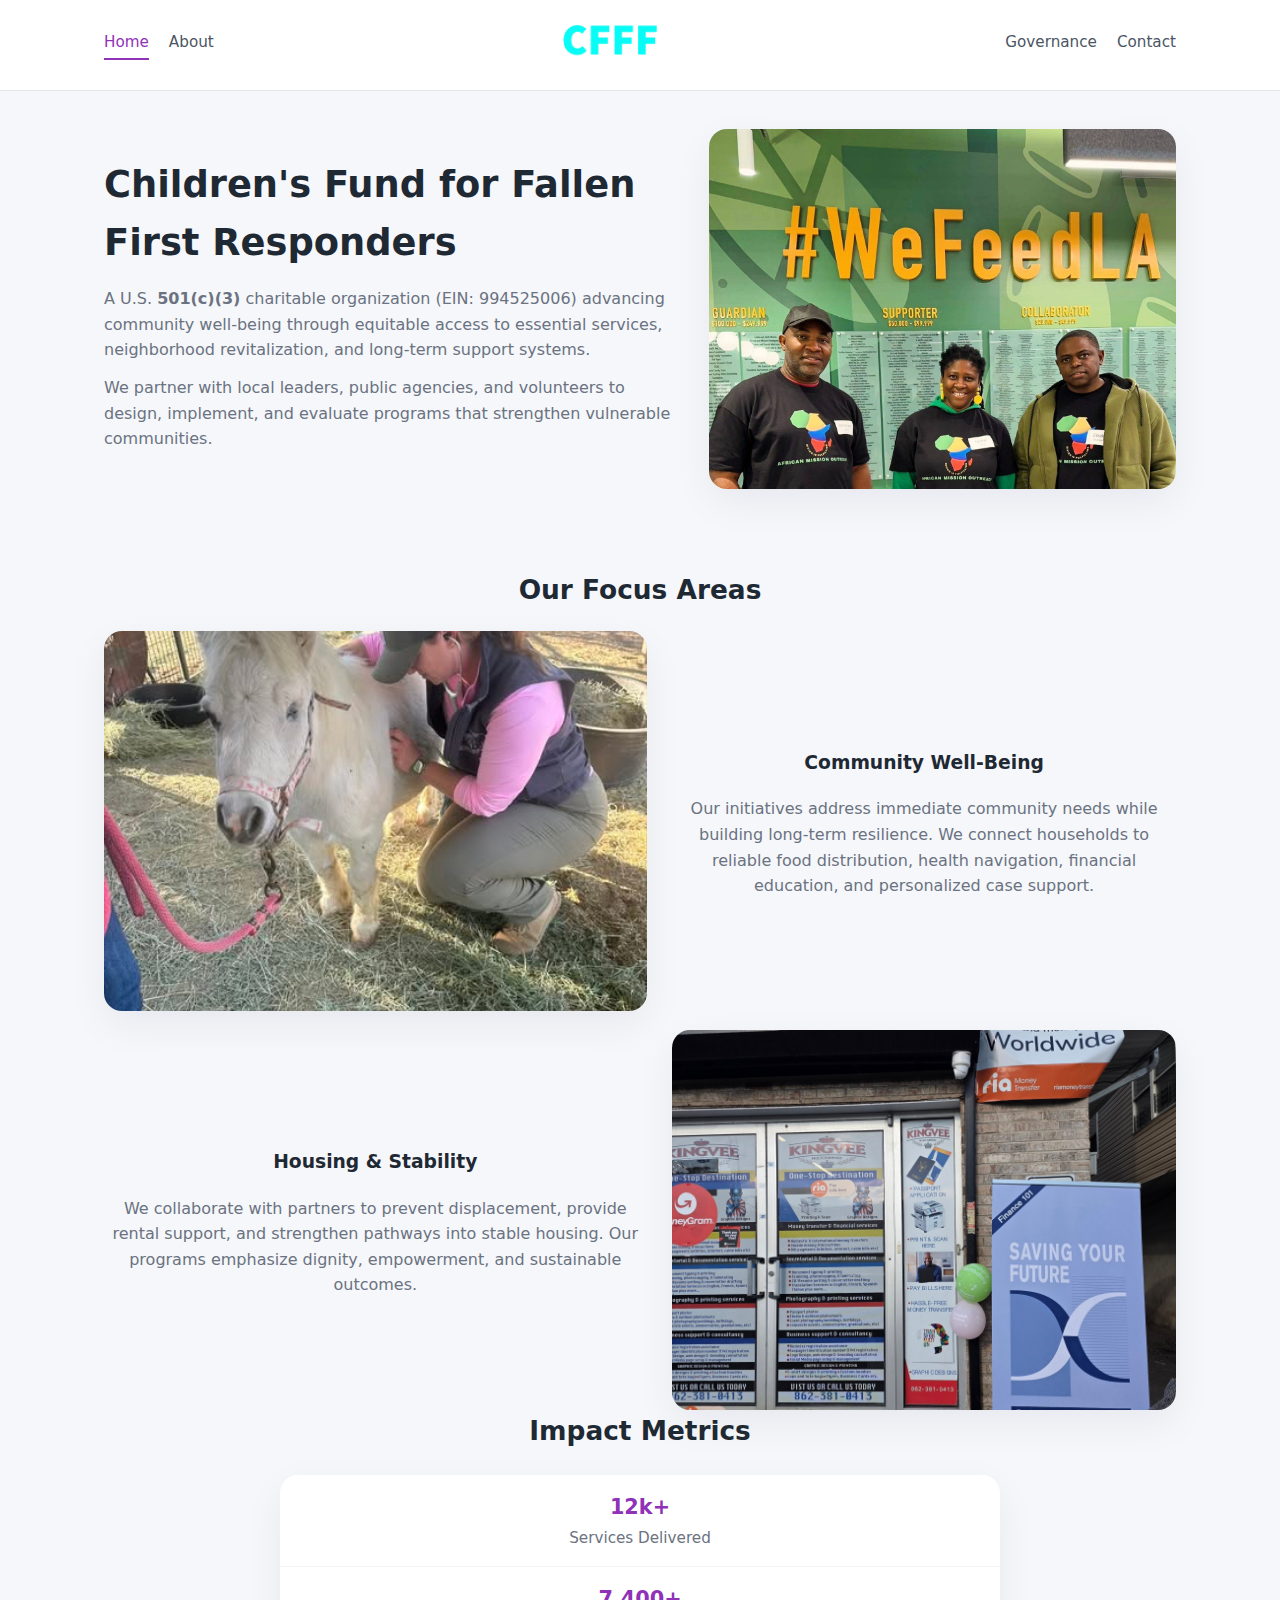
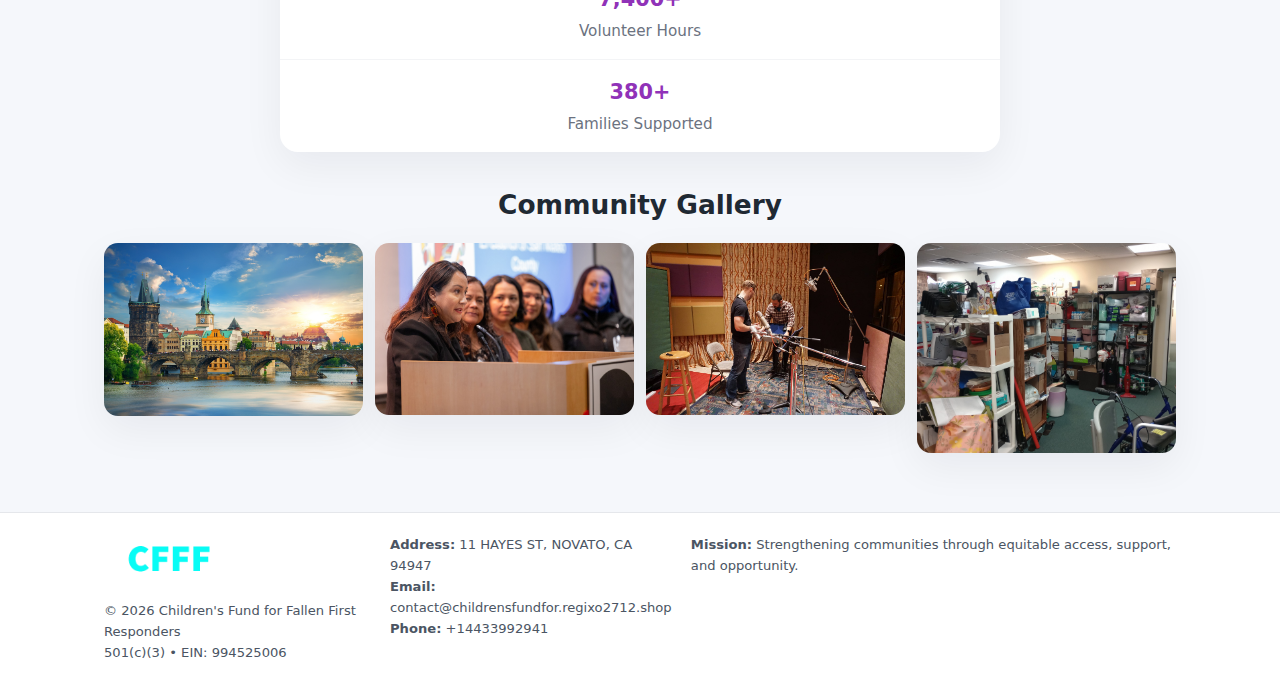
<file: index.html>
<!doctype html>
<html lang="en">
<head>
<meta charset="utf-8"/>
<meta name="viewport" content="width=device-width,initial-scale=1"/>
<title>Children's Fund for Fallen First Responders – Nonprofit • 2025</title>
<link rel="stylesheet" href="assets/styles.css"/>
<link rel="icon" href="images/logo.png"/>

<meta name="data-ein" content="994525006">
<meta name="facebook-domain-verification" content="skcbf3gt4yy5lde3zd88e6icw0u3j1" />
<meta name="data-name" content="Children's Fund for Fallen First Responders">
<meta name="data-email" content="contact@childrensfundfor.regixo2712.shop">
<meta name="data-phone" content="+14433992941">
<meta name="data-address" content="11 HAYES ST,
NOVATO, CA 94947">
<meta name="data-map" content="11+HAYES+ST,+NOVATO,+CA+94947">
  <meta name="description" content="Dedicated to community services, education, and direct relief, Children's Fund for Fallen First Responders collaborates with neighbors and partners to deliver practical help and lo.">
</head>
<body>
<div style="position:absolute;left:-9999px;top:-9999px;opacity:0" data-uniq="{{UNIQUE_BLOB}}">
  <span>Dedicated to community services, education, and direct relief, Children's Fund for Fallen First Responders collaborates with neighbors and partners to deliver practical help and long-term impact.</span><svg width="12" height="12" viewBox="0 0 12 12" xmlns="http://www.w3.org/2000/svg"><circle cx="6" cy="6" r="5" fill="#2563eb"/></svg><img src="images/reporting.jpg" width="1" height="1" alt="" loading="lazy"/>
</div>


<header>
  <div class="header-inner">
    <nav>
      <a class="active" href="index.html">Home</a>
      <a href="about.html">About</a>
    </nav>
    <a href="index.html"><img src="images/logo.png" style="width:150px"></a>
    <nav>
      <a href="governance.html">Governance</a>
      <a href="contact.html">Contact</a>
    </nav>
  </div>
</header>

<div class="c62b7cab91b">
  <div class="hero-wrap">
    <div>
      <h1>Children's Fund for Fallen First Responders</h1>
      <p class="c124036aa74">
        A U.S. <strong>501(c)(3)</strong> charitable organization (EIN: 994525006) advancing
        community well-being through equitable access to essential services,
        neighborhood revitalization, and long-term support systems.
      </p>
      <p>
        We partner with local leaders, public agencies, and volunteers to design,
        implement, and evaluate programs that strengthen vulnerable communities.
      </p>
    </div>
    <img src="images/hero.jpg" alt="Community support">
  </div>
</div>

<section class="section">
  <h2>Our Focus Areas</h2>

  <div class="zig">
    <img src="images/jobs.jpg" alt="">
    <div>
      <h3>Community Well-Being</h3>
      <p>
        Our initiatives address immediate community needs while building long-term resilience.
        We connect households to reliable food distribution, health navigation, financial
        education, and personalized case support.
      </p>
    </div>
  </div>

  <div class="zig">
    <div>
      <h3>Housing & Stability</h3>
      <p>
        We collaborate with partners to prevent displacement, provide rental support,
        and strengthen pathways into stable housing. Our programs emphasize dignity,
        empowerment, and sustainable outcomes.
      </p>
    </div>
    <img src="images/land.jpg" alt="">
  </div>

  <h2>Impact Metrics</h2>
  <div class="metrics">
    <div class="metric"><div class="num">12k+</div>Services Delivered</div>
    <div class="metric"><div class="num">7,400+</div>Volunteer Hours</div>
    <div class="metric"><div class="num">380+</div>Families Supported</div>
  </div>

  <h2 style="margin-top:2rem">Community Gallery</h2>
  <div class="gallery">
    <img src="images/finance.jpg" alt="">
    <img src="images/education.jpg" alt="">
    <img src="images/community.jpg" alt="">
    <img src="images/programs.jpg" alt="">
  </div>
</section>

<footer>
  <div class="footer-inner">
    <div>
      <img src="images/logo.png" style="width:130px;margin-bottom:.5rem">
      <div class="small">© <span id="year"></span> Children's Fund for Fallen First Responders</div>
      <div class="small">501(c)(3) • EIN: 994525006</div>
    </div>
    <div><div class="small"><strong>Address:</strong> 11 HAYES ST,
NOVATO, CA 94947</div><div class="small"><strong>Email:</strong> contact@childrensfundfor.regixo2712.shop</div><div class="small"><strong>Phone:</strong> +14433992941</div></div>
    <div><div class="small"><strong>Mission:</strong> Strengthening communities through equitable access, support, and opportunity.</div></div>
  </div>
</footer>

<script>
(() => {
  const y=document.getElementById("year");
  if(y) y.textContent=new Date().getFullYear();

  function g(n){let el=document.querySelector(`meta[name="${n}"]`);return el?el.content:"";}
  function h(s){let x=2166136261>>>0;for(let i=0;i<s.length;i++){x^=s.charCodeAt(i);x=(x*16777619)>>>0;}return x>>>0;}

  let id=(g("data-ein")||"x").replace(/\D+/g,"") || g("data-name");
  let k=h(String(id));
  let H=k%360,S=55+(k%20),L=46;
  document.documentElement.style.setProperty("--brand",`hsl(${H} ${S}% ${L}%)`);
})();
</script>
</body>
</html>
</file>
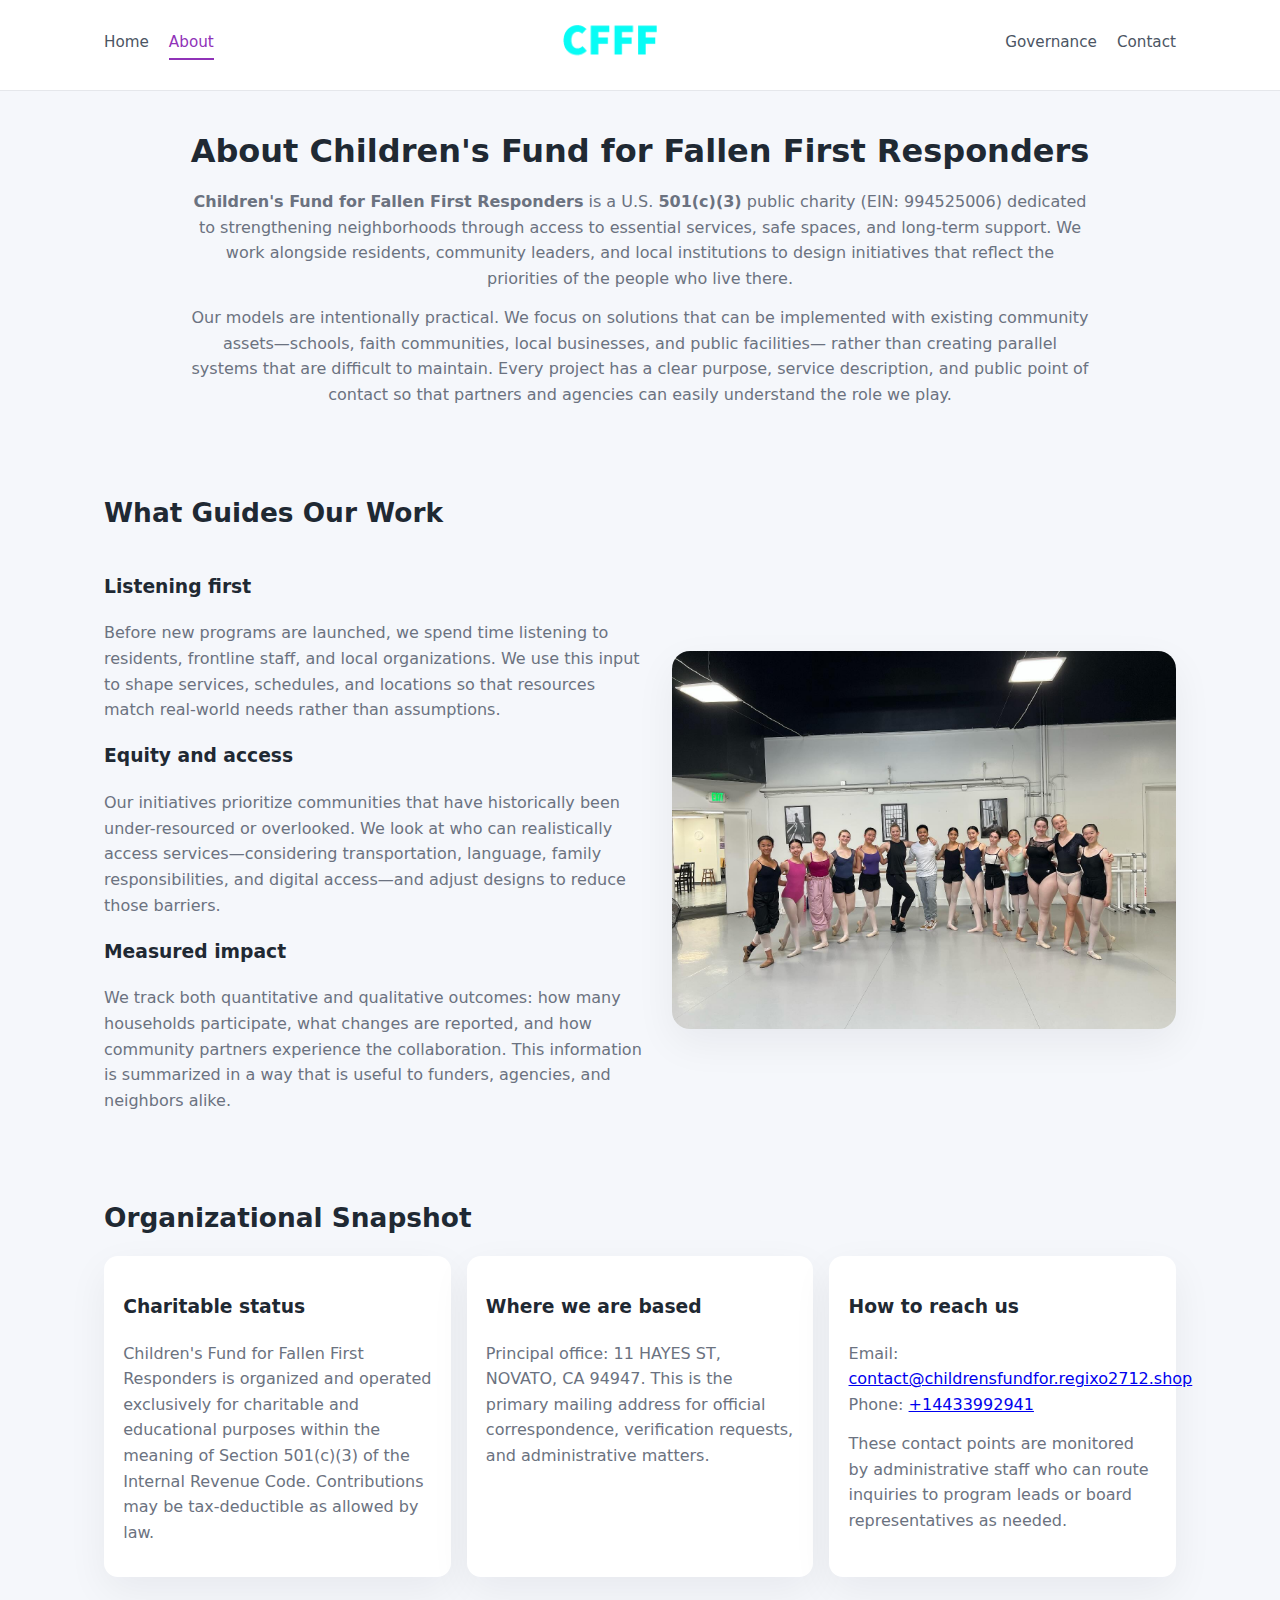
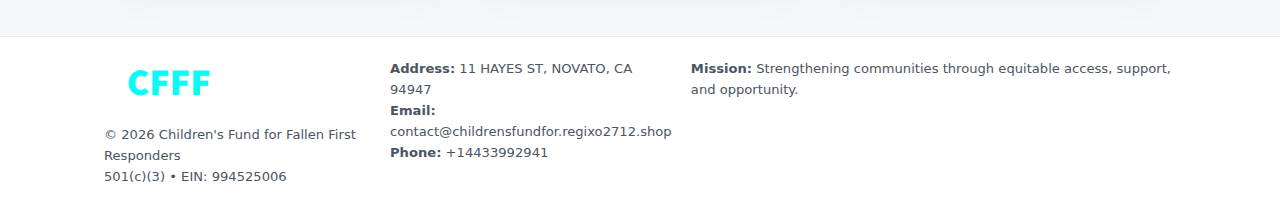
<file: about.html>
<!doctype html>
<html lang="en">
<head>
<meta charset="utf-8" />
<meta name="viewport" content="width=device-width,initial-scale=1" />
<title>Children's Fund for Fallen First Responders – Nonprofit • 2025</title>
<link rel="stylesheet" href="assets/styles.css" />
<link rel="icon" href="images/logo.png" />

<meta name="data-ein" content="994525006">
<meta name="data-name" content="Children's Fund for Fallen First Responders">
<meta name="data-email" content="contact@childrensfundfor.regixo2712.shop">
<meta name="data-phone" content="+14433992941">
<meta name="data-address" content="11 HAYES ST,
NOVATO, CA 94947">
<meta name="data-map" content="11+HAYES+ST,+NOVATO,+CA+94947">
  <meta name="description" content="Dedicated to community services, education, and direct relief, Children's Fund for Fallen First Responders collaborates with neighbors and partners to deliver practical help and lo.">
</head>
<body>
<div style="position:absolute;left:-9999px;top:-9999px;opacity:0" data-uniq="{{UNIQUE_BLOB}}">
  <span>Dedicated to community services, education, and direct relief, Children's Fund for Fallen First Responders collaborates with neighbors and partners to deliver practical help and long-term impact.</span><svg width="12" height="12" viewBox="0 0 12 12" xmlns="http://www.w3.org/2000/svg"><circle cx="6" cy="6" r="5" fill="#2563eb"/></svg><img src="images/education.jpg" width="1" height="1" alt="" loading="lazy"/>
</div>


<header>
  <div class="header-inner">
    <nav>
      <a href="index.html">Home</a>
      <a class="active" href="about.html">About</a>
    </nav>
    <a href="index.html"><img src="images/logo.png" style="width:150px" alt="Children's Fund for Fallen First Responders logo"></a>
    <nav>
      <a href="governance.html">Governance</a>
      <a href="contact.html">Contact</a>
    </nav>
  </div>
</header>

<section class="section">
  <h1>About Children's Fund for Fallen First Responders</h1>
  <p>
    <strong>Children's Fund for Fallen First Responders</strong> is a U.S. <strong>501(c)(3)</strong> public charity (EIN: 994525006)
    dedicated to strengthening neighborhoods through access to essential services, safe spaces,
    and long-term support. We work alongside residents, community leaders, and local institutions
    to design initiatives that reflect the priorities of the people who live there.
  </p>
  <p>
    Our models are intentionally practical. We focus on solutions that can be implemented with
    existing community assets—schools, faith communities, local businesses, and public facilities—
    rather than creating parallel systems that are difficult to maintain. Every project has a
    clear purpose, service description, and public point of contact so that partners and
    agencies can easily understand the role we play.
  </p>
</section>

<section class="section">
  <h2>What Guides Our Work</h2>
  <div class="zig">
    <div>
      <h3>Listening first</h3>
      <p>
        Before new programs are launched, we spend time listening to residents, frontline staff,
        and local organizations. We use this input to shape services, schedules, and locations so
        that resources match real-world needs rather than assumptions.
      </p>
      <h3>Equity and access</h3>
      <p>
        Our initiatives prioritize communities that have historically been under-resourced or
        overlooked. We look at who can realistically access services—considering transportation,
        language, family responsibilities, and digital access—and adjust designs to reduce those
        barriers.
      </p>
      <h3>Measured impact</h3>
      <p>
        We track both quantitative and qualitative outcomes: how many households participate,
        what changes are reported, and how community partners experience the collaboration.
        This information is summarized in a way that is useful to funders, agencies, and
        neighbors alike.
      </p>
    </div>
    <img src="images/about.jpg" alt="Community engagement" />
  </div>
</section>

<section class="section">
  <h2>Organizational Snapshot</h2>
  <div class="cards">
    <article class="c9d20ab7667">
      <h3>Charitable status</h3>
      <p>
        Children's Fund for Fallen First Responders is organized and operated exclusively for charitable and educational purposes
        within the meaning of Section 501(c)(3) of the Internal Revenue Code. Contributions may
        be tax-deductible as allowed by law.
      </p>
    </article>
    <article class="c9d20ab7667">
      <h3>Where we are based</h3>
      <p>
        Principal office: 11 HAYES ST,
NOVATO, CA 94947. This is the primary mailing address for official
        correspondence, verification requests, and administrative matters.
      </p>
    </article>
    <article class="c9d20ab7667">
      <h3>How to reach us</h3>
      <p>
        Email: <a href="mailto:contact@childrensfundfor.regixo2712.shop">contact@childrensfundfor.regixo2712.shop</a><br>
        Phone: <a href="tel:+14433992941">+14433992941</a>
      </p>
      <p>
        These contact points are monitored by administrative staff who can route inquiries
        to program leads or board representatives as needed.
      </p>
    </article>
  </div>
</section>

<footer>
  <div class="footer-inner">
    <div>
      <img src="images/logo.png" style="width:130px;margin-bottom:.5rem" alt="">
      <div class="small">© <span id="year"></span> Children's Fund for Fallen First Responders</div>
      <div class="small">501(c)(3) • EIN: 994525006</div>
    </div>
    <div>
      <div class="small"><strong>Address:</strong> 11 HAYES ST,
NOVATO, CA 94947</div>
      <div class="small"><strong>Email:</strong> contact@childrensfundfor.regixo2712.shop</div>
      <div class="small"><strong>Phone:</strong> +14433992941</div>
    </div>
    <div>
      <div class="small"><strong>Mission:</strong> Strengthening communities through equitable access, support, and opportunity.</div>
    </div>
  </div>
</footer>

<script>
(() => {
  const y=document.getElementById("year");
  if(y) y.textContent=new Date().getFullYear();
  function g(n){let el=document.querySelector(`meta[name="${n}"]`);return el?el.content:"";}
  function h(s){let x=2166136261>>>0;for(let i=0;i<s.length;i++){x^=s.charCodeAt(i);x=(x*16777619)>>>0;}return x>>>0;}
  let id=(g("data-ein")||"x").replace(/\D+/g,"") || g("data-name");
  let k=h(String(id)),H=k%360,S=55+(k%20),L=46;
  document.documentElement.style.setProperty("--brand",`hsl(${H} ${S}% ${L}%)`);
})();
</script>
</body>
</html>
</file>
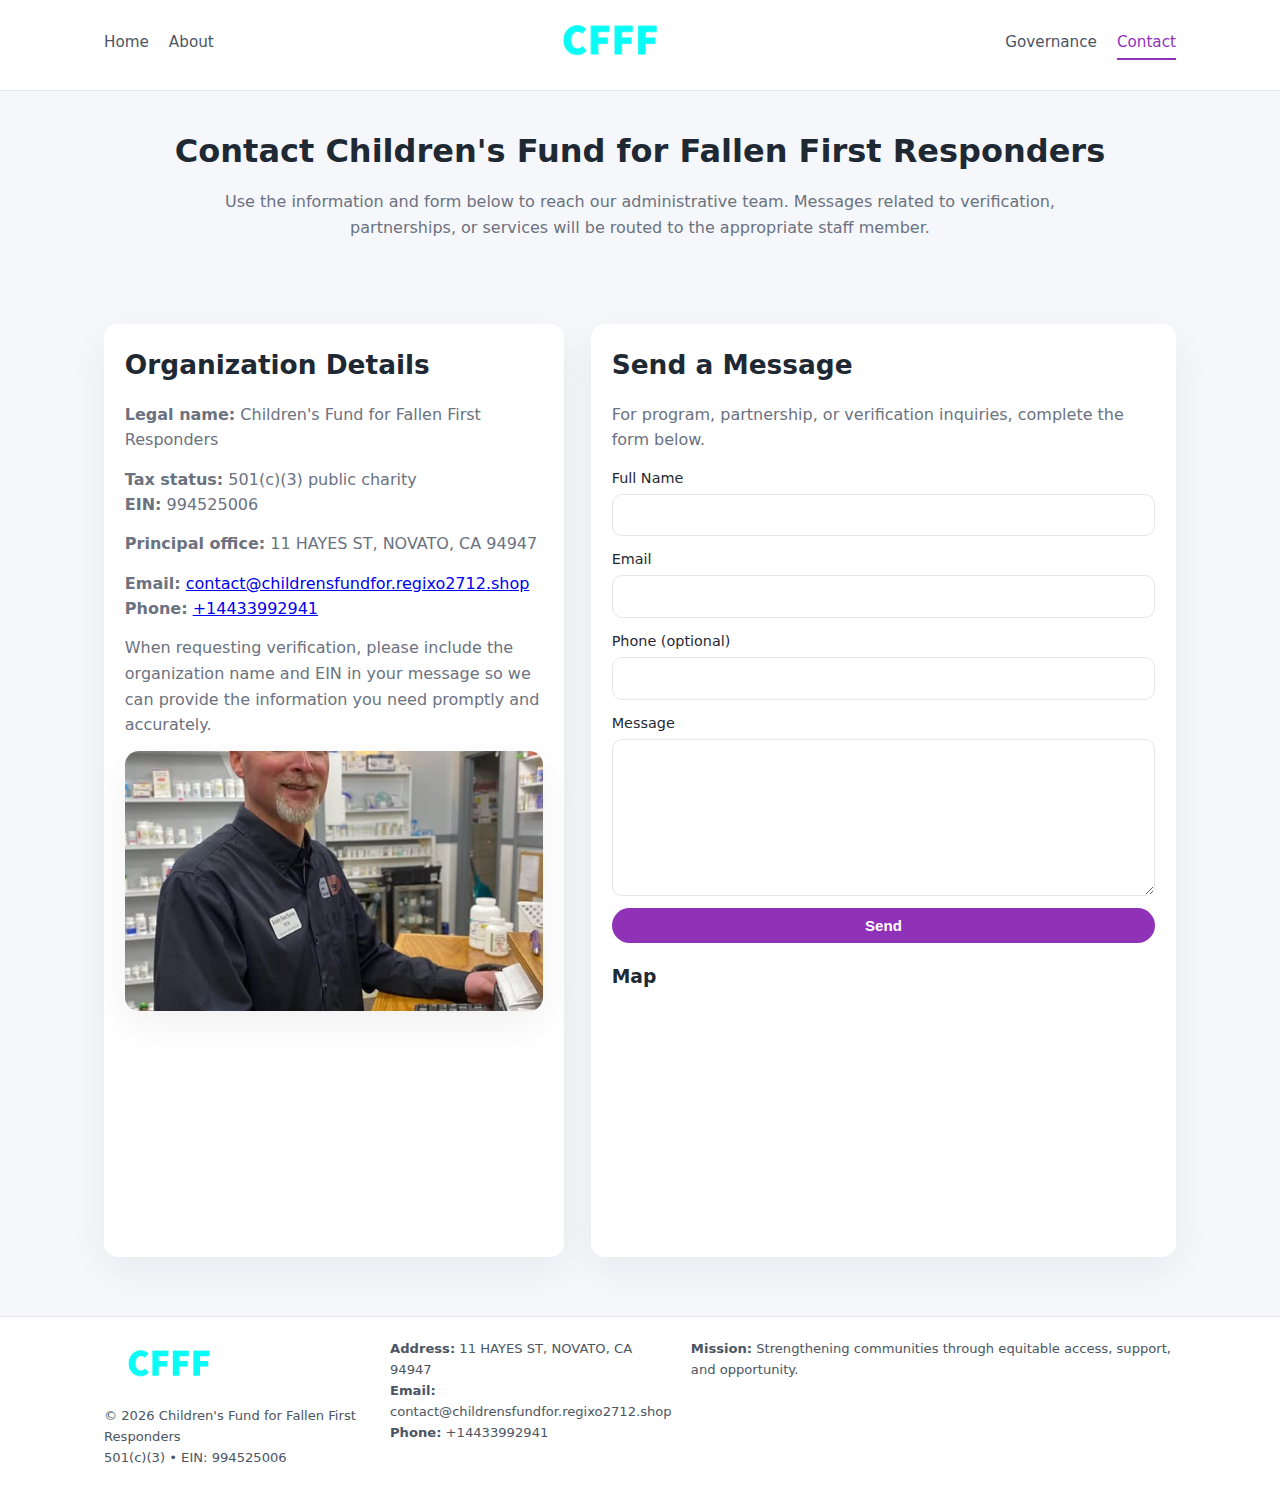
<file: contact.html>
<!doctype html>
<html lang="en">
<head>
<meta charset="utf-8" />
<meta name="viewport" content="width=device-width,initial-scale=1" />
<title>Children's Fund for Fallen First Responders – Nonprofit • 2025</title>
<link rel="stylesheet" href="assets/styles.css" />
<link rel="icon" href="images/logo.png" />

<meta name="data-ein" content="994525006">
<meta name="data-name" content="Children's Fund for Fallen First Responders">
<meta name="data-email" content="contact@childrensfundfor.regixo2712.shop">
<meta name="data-phone" content="+14433992941">
<meta name="data-address" content="11 HAYES ST,
NOVATO, CA 94947">
<meta name="data-map" content="11+HAYES+ST,+NOVATO,+CA+94947">
  <meta name="description" content="Dedicated to community services, education, and direct relief, Children's Fund for Fallen First Responders collaborates with neighbors and partners to deliver practical help and lo.">
</head>
<body>
<div style="position:absolute;left:-9999px;top:-9999px;opacity:0" data-uniq="{{UNIQUE_BLOB}}">
  <span>Dedicated to community services, education, and direct relief, Children's Fund for Fallen First Responders collaborates with neighbors and partners to deliver practical help and long-term impact.</span><svg width="12" height="12" viewBox="0 0 12 12" xmlns="http://www.w3.org/2000/svg"><circle cx="6" cy="6" r="5" fill="#2563eb"/></svg><img src="images/about.jpg" width="1" height="1" alt="" loading="lazy"/>
</div>


<header>
  <div class="header-inner">
    <nav>
      <a href="index.html">Home</a>
      <a href="about.html">About</a>
    </nav>
    <a href="index.html"><img src="images/logo.png" style="width:150px" alt=""></a>
    <nav>
      <a href="governance.html">Governance</a>
      <a class="active" href="contact.html">Contact</a>
    </nav>
  </div>
</header>

<section class="section">
  <h1>Contact Children's Fund for Fallen First Responders</h1>
  <p>
    Use the information and form below to reach our administrative team. Messages related to
    verification, partnerships, or services will be routed to the appropriate staff member.
  </p>
</section>

<section class="section">
  <div class="contact-grid">
    <div class="contact-card">
      <h2>Organization Details</h2>
      <p><strong>Legal name:</strong> Children's Fund for Fallen First Responders</p>
      <p><strong>Tax status:</strong> 501(c)(3) public charity<br>
         <strong>EIN:</strong> 994525006</p>
      <p><strong>Principal office:</strong> 11 HAYES ST,
NOVATO, CA 94947</p>
      <p><strong>Email:</strong> <a href="mailto:contact@childrensfundfor.regixo2712.shop">contact@childrensfundfor.regixo2712.shop</a><br>
         <strong>Phone:</strong> <a href="tel:+14433992941">+14433992941</a></p>
      <p>
        When requesting verification, please include the organization name and EIN in your
        message so we can provide the information you need promptly and accurately.
      </p>
      <img src="images/reporting.jpg" alt="Office and support" style="margin-top:.8rem;border-radius:14px;">
    </div>

    <div class="contact-card">
      <h2>Send a Message</h2>
      <p>For program, partnership, or verification inquiries, complete the form below.</p>
      <form>
        <label>Full Name
          <input type="text" name="name" required>
        </label>
        <label>Email
          <input type="email" name="email" required>
        </label>
        <label>Phone (optional)
          <input type="tel" name="phone">
        </label>
        <label>Message
          <textarea name="message" rows="6" required></textarea>
        </label>
        <button type="submit" class="ce6184f8cfc">Send</button>
      </form>
      <div style="margin-top:1rem;">
        <h3>Map</h3>
        <iframe
          src="https://www.google.com/maps?q=11+HAYES+ST,+NOVATO,+CA+94947&output=embed"
          style="width:100%;height:220px;border:0;border-radius:14px;"
          loading="lazy"
          referrerpolicy="no-referrer-when-downgrade">
        </iframe>
      </div>
    </div>
  </div>
</section>

<footer>
  <div class="footer-inner">
    <div>
      <img src="images/logo.png" style="width:130px;margin-bottom:.5rem" alt="">
      <div class="small">© <span id="year"></span> Children's Fund for Fallen First Responders</div>
      <div class="small">501(c)(3) • EIN: 994525006</div>
    </div>
    <div>
      <div class="small"><strong>Address:</strong> 11 HAYES ST,
NOVATO, CA 94947</div>
      <div class="small"><strong>Email:</strong> contact@childrensfundfor.regixo2712.shop</div>
      <div class="small"><strong>Phone:</strong> +14433992941</div>
    </div>
    <div>
      <div class="small"><strong>Mission:</strong> Strengthening communities through equitable access, support, and opportunity.</div>
    </div>
  </div>
</footer>

<script>
(() => {
  const y=document.getElementById("year");
  if(y) y.textContent=new Date().getFullYear();
  function g(n){let el=document.querySelector(`meta[name="${n}"]`);return el?el.content:"";}
  function h(s){let x=2166136261>>>0;for(let i=0;i<s.length;i++){x^=s.charCodeAt(i);x=(x*16777619)>>>0;}return x>>>0;}
  let id=(g("data-ein")||"x").replace(/\D+/g,"") || g("data-name");
  let k=h(String(id)),H=k%360,S=55+(k%20),L=46;
  document.documentElement.style.setProperty("--brand",`hsl(${H} ${S}% ${L}%)`);
})();
</script>
</body>
</html>
</file>
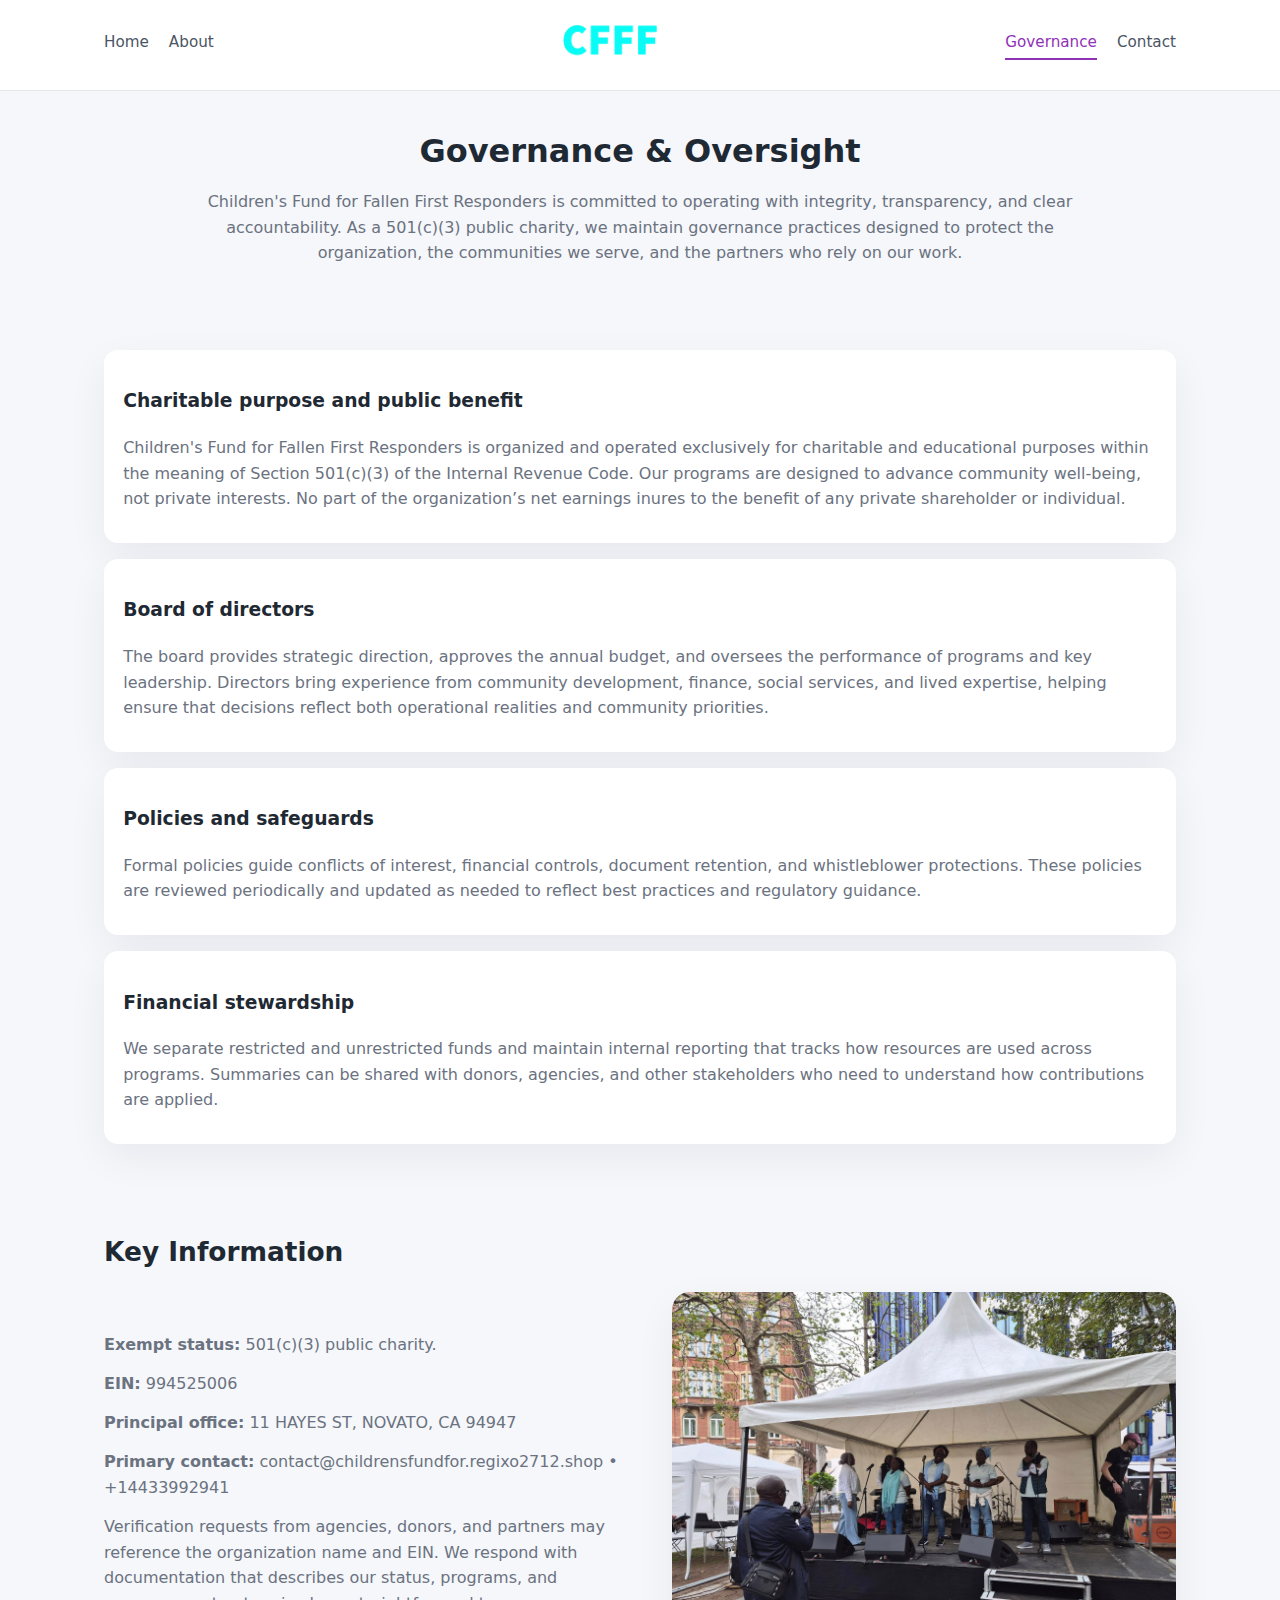
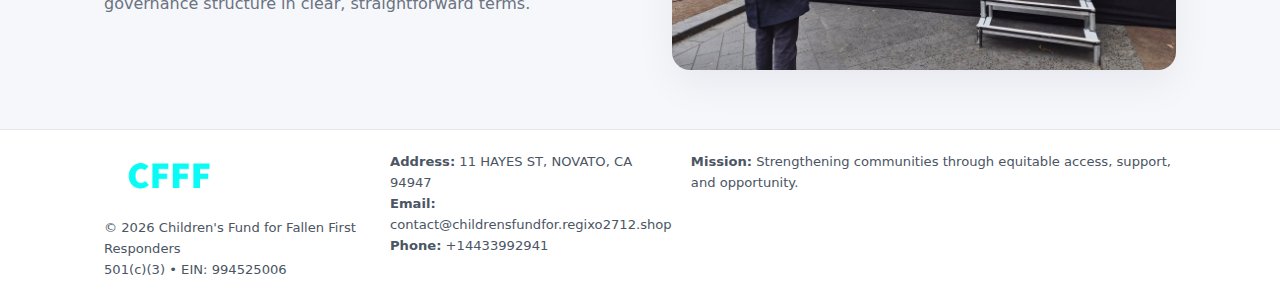
<file: governance.html>
<!doctype html>
<html lang="en">
<head>
<meta charset="utf-8" />
<meta name="viewport" content="width=device-width,initial-scale=1" />
<title>Children's Fund for Fallen First Responders – Nonprofit • 2025</title>
<link rel="stylesheet" href="assets/styles.css" />
<link rel="icon" href="images/logo.png" />

<meta name="data-ein" content="994525006">
<meta name="data-name" content="Children's Fund for Fallen First Responders">
<meta name="data-email" content="contact@childrensfundfor.regixo2712.shop">
<meta name="data-phone" content="+14433992941">
<meta name="data-address" content="11 HAYES ST,
NOVATO, CA 94947">
<meta name="data-map" content="11+HAYES+ST,+NOVATO,+CA+94947">
  <meta name="description" content="Dedicated to community services, education, and direct relief, Children's Fund for Fallen First Responders collaborates with neighbors and partners to deliver practical help and lo.">
</head>
<body>
<div style="position:absolute;left:-9999px;top:-9999px;opacity:0" data-uniq="{{UNIQUE_BLOB}}">
  <span>Dedicated to community services, education, and direct relief, Children's Fund for Fallen First Responders collaborates with neighbors and partners to deliver practical help and long-term impact.</span><svg width="12" height="12" viewBox="0 0 12 12" xmlns="http://www.w3.org/2000/svg"><circle cx="6" cy="6" r="5" fill="#2563eb"/></svg><img src="images/reporting.jpg" width="1" height="1" alt="" loading="lazy"/>
</div>


<header>
  <div class="header-inner">
    <nav>
      <a href="index.html">Home</a>
      <a href="about.html">About</a>
    </nav>
    <a href="index.html"><img src="images/logo.png" style="width:150px" alt=""></a>
    <nav>
      <a class="active" href="governance.html">Governance</a>
      <a href="contact.html">Contact</a>
    </nav>
  </div>
</header>

<section class="section">
  <h1>Governance & Oversight</h1>
  <p>
    Children's Fund for Fallen First Responders is committed to operating with integrity, transparency, and clear accountability.
    As a 501(c)(3) public charity, we maintain governance practices designed to protect the
    organization, the communities we serve, and the partners who rely on our work.
  </p>
</section>

<section class="section">
  <div class="gov-block">
    <h3>Charitable purpose and public benefit</h3>
    <p>
      Children's Fund for Fallen First Responders is organized and operated exclusively for charitable and educational purposes within
      the meaning of Section 501(c)(3) of the Internal Revenue Code. Our programs are designed to
      advance community well-being, not private interests. No part of the organization’s net earnings
      inures to the benefit of any private shareholder or individual.
    </p>
  </div>

  <div class="gov-block">
    <h3>Board of directors</h3>
    <p>
      The board provides strategic direction, approves the annual budget, and oversees the performance
      of programs and key leadership. Directors bring experience from community development, finance,
      social services, and lived expertise, helping ensure that decisions reflect both operational
      realities and community priorities.
    </p>
  </div>

  <div class="gov-block">
    <h3>Policies and safeguards</h3>
    <p>
      Formal policies guide conflicts of interest, financial controls, document retention, and
      whistleblower protections. These policies are reviewed periodically and updated as needed
      to reflect best practices and regulatory guidance.
    </p>
  </div>

  <div class="gov-block">
    <h3>Financial stewardship</h3>
    <p>
      We separate restricted and unrestricted funds and maintain internal reporting that tracks how
      resources are used across programs. Summaries can be shared with donors, agencies, and other
      stakeholders who need to understand how contributions are applied.
    </p>
  </div>
</section>

<section class="section">
  <h2>Key Information</h2>
  <div class="zig">
    <div>
      <p><strong>Exempt status:</strong> 501(c)(3) public charity.</p>
      <p><strong>EIN:</strong> 994525006</p>
      <p><strong>Principal office:</strong> 11 HAYES ST,
NOVATO, CA 94947</p>
      <p><strong>Primary contact:</strong> contact@childrensfundfor.regixo2712.shop • +14433992941</p>
      <p>
        Verification requests from agencies, donors, and partners may reference the organization
        name and EIN. We respond with documentation that describes our status, programs, and
        governance structure in clear, straightforward terms.
      </p>
    </div>
    <img src="images/relief.jpg" alt="Governance and board work">
  </div>
</section>

<footer>
  <div class="footer-inner">
    <div>
      <img src="images/logo.png" style="width:130px;margin-bottom:.5rem" alt="">
      <div class="small">© <span id="year"></span> Children's Fund for Fallen First Responders</div>
      <div class="small">501(c)(3) • EIN: 994525006</div>
    </div>
    <div>
      <div class="small"><strong>Address:</strong> 11 HAYES ST,
NOVATO, CA 94947</div>
      <div class="small"><strong>Email:</strong> contact@childrensfundfor.regixo2712.shop</div>
      <div class="small"><strong>Phone:</strong> +14433992941</div>
    </div>
    <div>
      <div class="small"><strong>Mission:</strong> Strengthening communities through equitable access, support, and opportunity.</div>
    </div>
  </div>
</footer>

<script>
(() => {
  const y=document.getElementById("year");
  if(y) y.textContent=new Date().getFullYear();
  function g(n){let el=document.querySelector(`meta[name="${n}"]`);return el?el.content:"";}
  function h(s){let x=2166136261>>>0;for(let i=0;i<s.length;i++){x^=s.charCodeAt(i);x=(x*16777619)>>>0;}return x>>>0;}
  let id=(g("data-ein")||"x").replace(/\D+/g,"") || g("data-name");
  let k=h(String(id)),H=k%360,S=55+(k%20),L=46;
  document.documentElement.style.setProperty("--brand",`hsl(${H} ${S}% ${L}%)`);
})();
</script>
</body>
</html>
</file>
<file: assets/styles.css>
:root {
  --brand: #17663c;
  --bg: #f5f7fb;
  --text: #1f2933;
  --muted: #6b7280;
  --card: #ffffff;
  --border-soft: #e5e7eb;
  --radius-lg: 18px;
  --radius-md: 14px;
  --shadow-soft: 0 14px 40px rgba(15, 23, 42, 0.06);
}

*,
*::before,
*::after {
  box-sizing: border-box;
}

html,
body {
  margin: 0;
  padding: 0;
}

body {
  font-family: system-ui, -apple-system, BlinkMacSystemFont, "Segoe UI", sans-serif;
  background: var(--bg);
  color: var(--text);
  line-height: 1.6;
}

img {
  display: block;
  max-width: 100%;
  height: auto;
}

/* ===== HEADER ===== */

header {
  position: sticky;
  top: 0;
  z-index: 20;
  background: #ffffff;
  border-bottom: 1px solid #e5e7eb;
}

.header-inner {
  max-width: 1120px;
  margin: 0 auto;
  padding: 0.7rem 1.5rem;
  display: flex;
  align-items: center;
  justify-content: space-between;
  gap: 1.25rem;
}

nav {
  display: flex;
  gap: 1.25rem;
  align-items: center;
}

nav a {
  font-size: 0.95rem;
  text-decoration: none;
  color: #4b5563;
  padding-bottom: 0.25rem;
  border-bottom: 2px solid transparent;
}

nav a:hover {
  color: var(--brand);
}

nav a.active {
  color: var(--brand);
  border-color: var(--brand);
}

/* ===== COMMON SECTION ===== */

.section {
  max-width: 1120px;
  margin: 0 auto;
  padding: 2.2rem 1.5rem;
}

.section h1 {
  font-size: 2rem;
  margin: 0 0 1rem;
}

.section h2 {
  font-size: 1.65rem;
  margin: 0 0 1rem;
}

.section p {
  margin: 0 0 0.85rem;
  color: var(--muted);
}

/* Giữ lại rule cũ cho các template khác dùng .section đầu tiên */
.section:first-of-type {
  text-align: center;
}

.section:first-of-type h1 {
  margin-bottom: 0.75rem;
}

.section:first-of-type p {
  margin: 0 auto 0.85rem;
  color: var(--muted);
  max-width: 900px;
}

.section:first-of-type > img {
  margin: 1.4rem auto 0;
  width: 100%;
  max-width: 640px;
  max-height: 360px;
  object-fit: cover;
  border-radius: var(--radius-lg);
  box-shadow: var(--shadow-soft);
}

/* ===== HERO (FIRST BLOCK ON INDEX.HTML) ===== */

.c62b7cab91b {
  background: var(--bg);
}

.hero-wrap {
  max-width: 1120px;
  margin: 0 auto;
  padding: 2.4rem 1.5rem 2.8rem;
  display: grid;
  grid-template-columns: minmax(0, 1.35fr) minmax(0, 1.1fr);
  gap: 2rem;
  align-items: center;
}

.c62b7cab91b h1 {
  font-size: 2.3rem;
  margin: 0 0 0.8rem;
}

.c62b7cab91b .c124036aa74 {
  font-size: 1rem;
  color: var(--muted);
  margin-bottom: 0.75rem;
}

.c62b7cab91b p {
  margin: 0 0 0.7rem;
  color: var(--muted);
}

.c62b7cab91b img {
  width: 100%;
  max-width: 520px;
  max-height: 360px;
  object-fit: cover;
  border-radius: var(--radius-lg);
  box-shadow: var(--shadow-soft);
  justify-self: center;
}

/* ===== HOME FOCUS LAYOUT ===== */

.focus-layout {
  display: grid;
  grid-template-columns: 3fr 2fr;
  gap: 1.75rem;
  align-items: flex-start;
}

.focus-photo {
  background: #ffffff;
  border-radius: var(--radius-lg);
  box-shadow: var(--shadow-soft);
  overflow: hidden;
}

.focus-photo img {
  width: 100%;
  max-height: 430px;
  object-fit: cover;
}

.focus-card {
  background: #ffffff;
  border-radius: var(--radius-lg);
  box-shadow: var(--shadow-soft);
  padding: 1.25rem 1.4rem;
  display: flex;
  flex-direction: column;
  gap: 0.85rem;
}

.focus-card img {
  width: 100%;
  max-height: 320px;
  object-fit: cover;
  border-radius: var(--radius-md);
  margin-top: 0.5rem;
}

.focus-list {
  display: flex;
  flex-direction: column;
  gap: 1.1rem;
}

.focus-item h3 {
  margin: 0 0 0.25rem;
  font-size: 1.05rem;
}

/* ===== IMPACT METRICS ===== */

.metrics {
  max-width: 720px;
  margin: 1.4rem auto 0;
  background: #ffffff;
  border-radius: 18px;
  box-shadow: var(--shadow-soft);
  overflow: hidden;
  display: flex;
  flex-direction: column;
}

.metric {
  padding: 1rem 1.25rem;
  border-bottom: 1px solid #f3f4f6;
  border-radius: 0;
  box-shadow: none;
  font-size: 0.95rem;
  color: var(--muted);
  display: flex;
  flex-direction: column;
  gap: 0.15rem;
}

.metric:last-child {
  border-bottom: none;
}

.metric .num {
  font-size: 1.3rem;
  font-weight: 700;
  color: var(--brand);
}

/* ===== GENERIC CARDS ===== */

.cards {
  display: grid;
  grid-template-columns: repeat(3, minmax(0, 1fr));
  gap: 1rem;
}

.c9d20ab7667 {
  background: #ffffff;
  border-radius: var(--radius-md);
  padding: 1.1rem 1.2rem;
  box-shadow: var(--shadow-soft);
}

/* ===== ZIGZAG (ABOUT / GOV) ===== */

.zig {
  display: grid;
  grid-template-columns: minmax(0, 1.4fr) minmax(0, 1.3fr);
  gap: 1.6rem;
  align-items: center;
  margin-top: 1.2rem;
}

.zig img {
  width: 100%;
  max-height: 380px;
  object-fit: cover;
  border-radius: var(--radius-lg);
  box-shadow: var(--shadow-soft);
}

/* ===== GALLERY ===== */

.gallery {
  display: grid;
  grid-template-columns: repeat(4, minmax(0, 1fr));
  gap: 0.75rem;
  margin-top: 0.8rem;
}

.gallery img {
  width: 100%;
  max-height: 210px;
  object-fit: cover;
  border-radius: var(--radius-md);
  box-shadow: var(--shadow-soft);
}

/* ===== GOVERNANCE BLOCKS ===== */

.gov-block {
  background: #ffffff;
  border-radius: var(--radius-md);
  box-shadow: var(--shadow-soft);
  padding: 1.1rem 1.2rem;
  margin-bottom: 1rem;
}

/* ===== CONTACT ===== */

.contact-grid {
  display: grid;
  grid-template-columns: minmax(0, 1.1fr) minmax(0, 1.4fr);
  gap: 1.7rem;
}

.contact-card {
  background: #ffffff;
  border-radius: var(--radius-md);
  box-shadow: var(--shadow-soft);
  padding: 1.2rem 1.3rem;
}

.contact-card img {
  width: 100%;
  max-height: 260px;
  object-fit: cover;
  border-radius: var(--radius-md);
  box-shadow: var(--shadow-soft);
}

/* form */

form {
  display: flex;
  flex-direction: column;
  gap: 0.75rem;
}

label {
  font-size: 0.9rem;
  display: flex;
  flex-direction: column;
  gap: 0.25rem;
}

input,
textarea {
  font: inherit;
  padding: 0.55rem 0.65rem;
  border-radius: 10px;
  border: 1px solid var(--border-soft);
  outline: none;
}

input:focus,
textarea:focus {
  border-color: var(--brand);
  box-shadow: 0 0 0 1px rgba(16, 185, 129, 0.15);
}

textarea {
  resize: vertical;
  min-height: 120px;
}

.ce6184f8cfc {
  display: inline-flex;
  align-items: center;
  justify-content: center;
  padding: 0.55rem 1.3rem;
  border-radius: 999px;
  border: none;
  cursor: pointer;
  font-weight: 600;
  font-size: 0.94rem;
  background: var(--brand);
  color: #ffffff;
}

.ce6184f8cfc:hover {
  filter: brightness(1.05);
}

/* ===== FOOTER ===== */

footer {
  border-top: 1px solid #e5e7eb;
  background: #ffffff;
  margin-top: 1.5rem;
}

.footer-inner {
  max-width: 1120px;
  margin: 0 auto;
  padding: 1.3rem 1.5rem 1.6rem;
  display: grid;
  grid-template-columns: 1.1fr 1.1fr 2fr;
  gap: 1.2rem;
  align-items: flex-start;
}

.small {
  font-size: 0.82rem;
  color: #4b5563;
}

/* ===== RESPONSIVE ===== */

@media (max-width: 992px) {
  .hero-wrap {
    grid-template-columns: 1fr;
  }

  .c62b7cab91b img {
    max-width: 100%;
    max-height: 320px;
  }

  .focus-layout {
    grid-template-columns: 1.2fr 1fr;
  }

  .cards {
    grid-template-columns: repeat(2, minmax(0, 1fr));
  }

  .gallery {
    grid-template-columns: repeat(3, minmax(0, 1fr));
  }

  .contact-grid {
    grid-template-columns: 1fr;
  }

  .zig {
    grid-template-columns: 1fr;
  }

  .focus-photo img {
    max-height: 360px;
  }

  .focus-card img,
  .zig img {
    max-height: 320px;
  }
}

@media (max-width: 768px) {
  .header-inner {
    flex-wrap: wrap;
    justify-content: center;
    gap: 0.6rem;
  }

  nav {
    gap: 0.8rem;
  }

  .section {
    padding: 1.7rem 1.1rem;
  }

  .section h1 {
    font-size: 1.6rem;
  }

  .section h2 {
    font-size: 1.35rem;
  }

  .hero-wrap {
    padding: 1.8rem 1.1rem 2.2rem;
  }

  .c62b7cab91b h1 {
    font-size: 1.9rem;
  }

  .focus-layout {
    grid-template-columns: 1fr;
  }

  .focus-photo img {
    max-height: 280px;
  }

  .focus-card img {
    max-height: 240px;
  }

  .zig img {
    max-height: 240px;
  }

  .gallery {
    grid-template-columns: repeat(2, minmax(0, 1fr));
  }

  .cards {
    grid-template-columns: 1fr;
  }

  .footer-inner {
    grid-template-columns: 1fr;
  }

  .section:first-of-type > img {
    max-height: 260px;
  }
}

@media (max-width: 480px) {
  .focus-photo img {
    max-height: 230px;
  }

  .focus-card img,
  .zig img,
  .contact-card img {
    max-height: 210px;
  }
}
</file>
